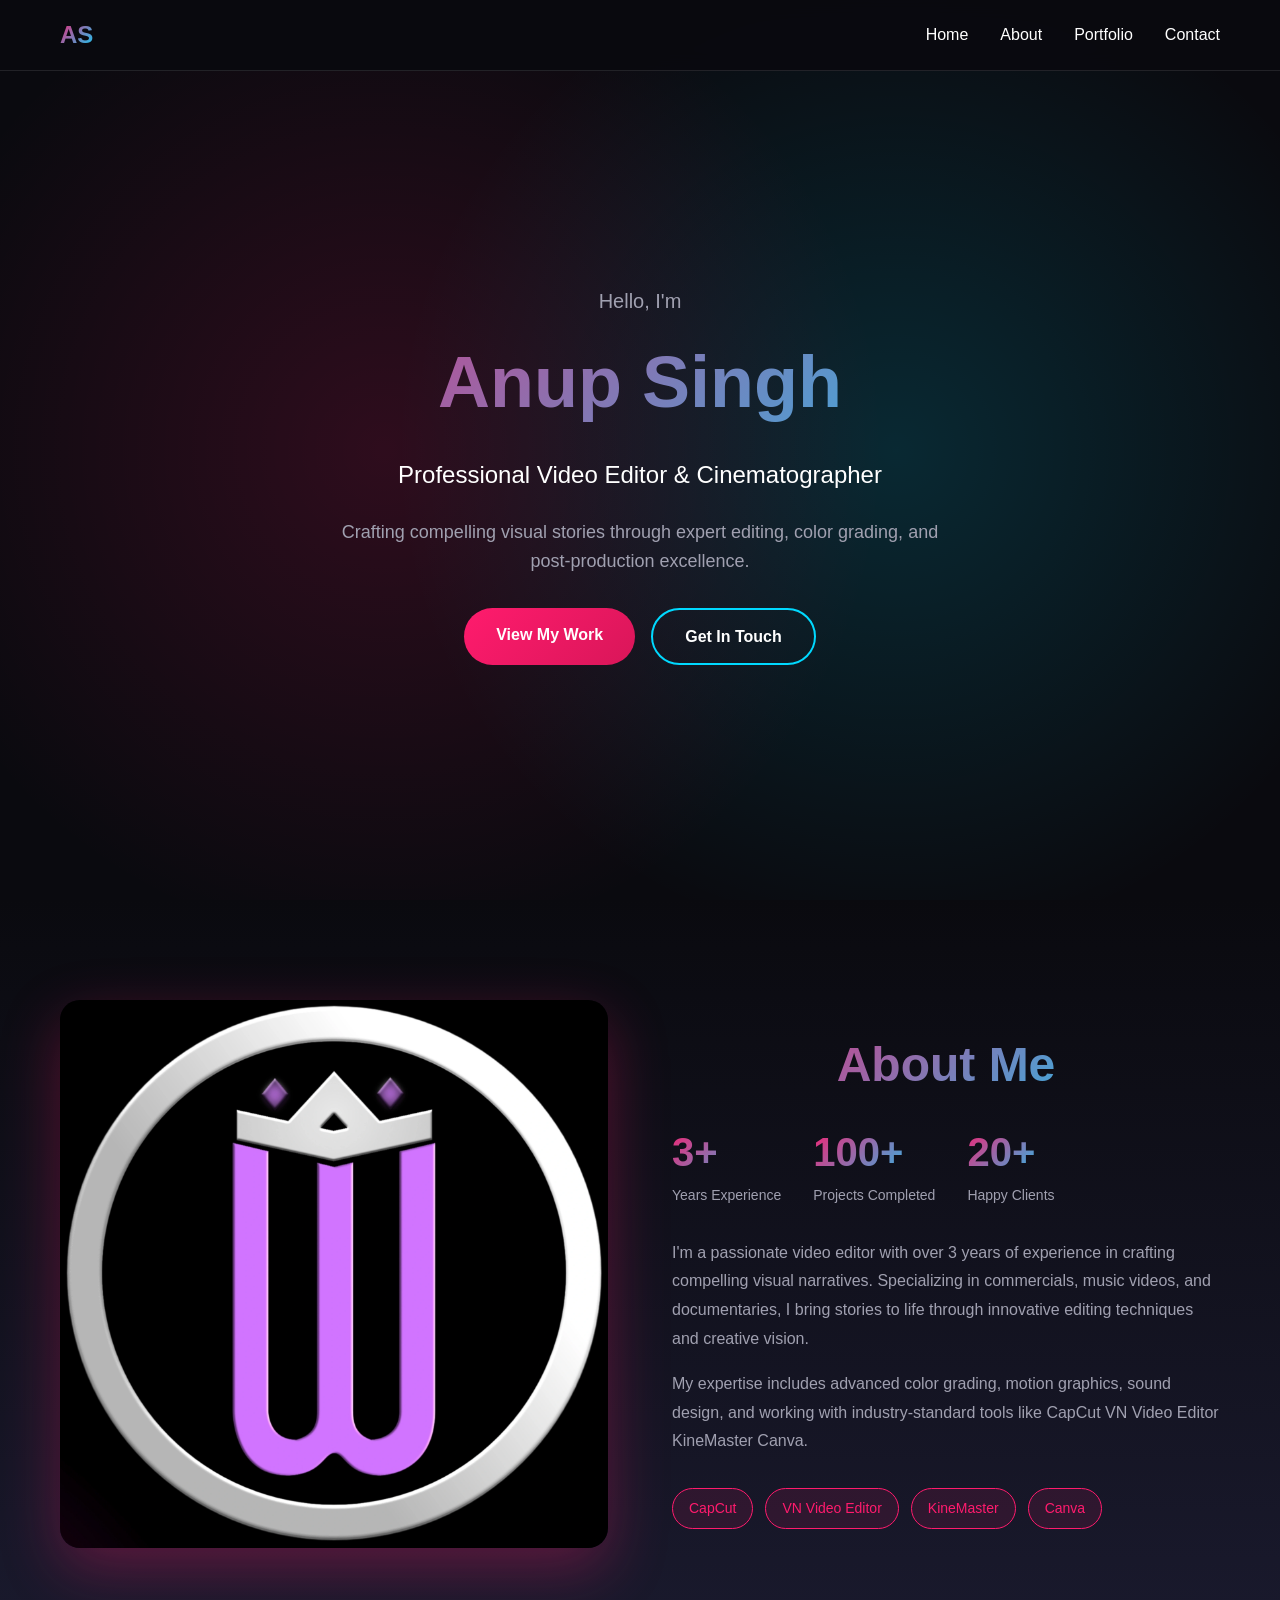
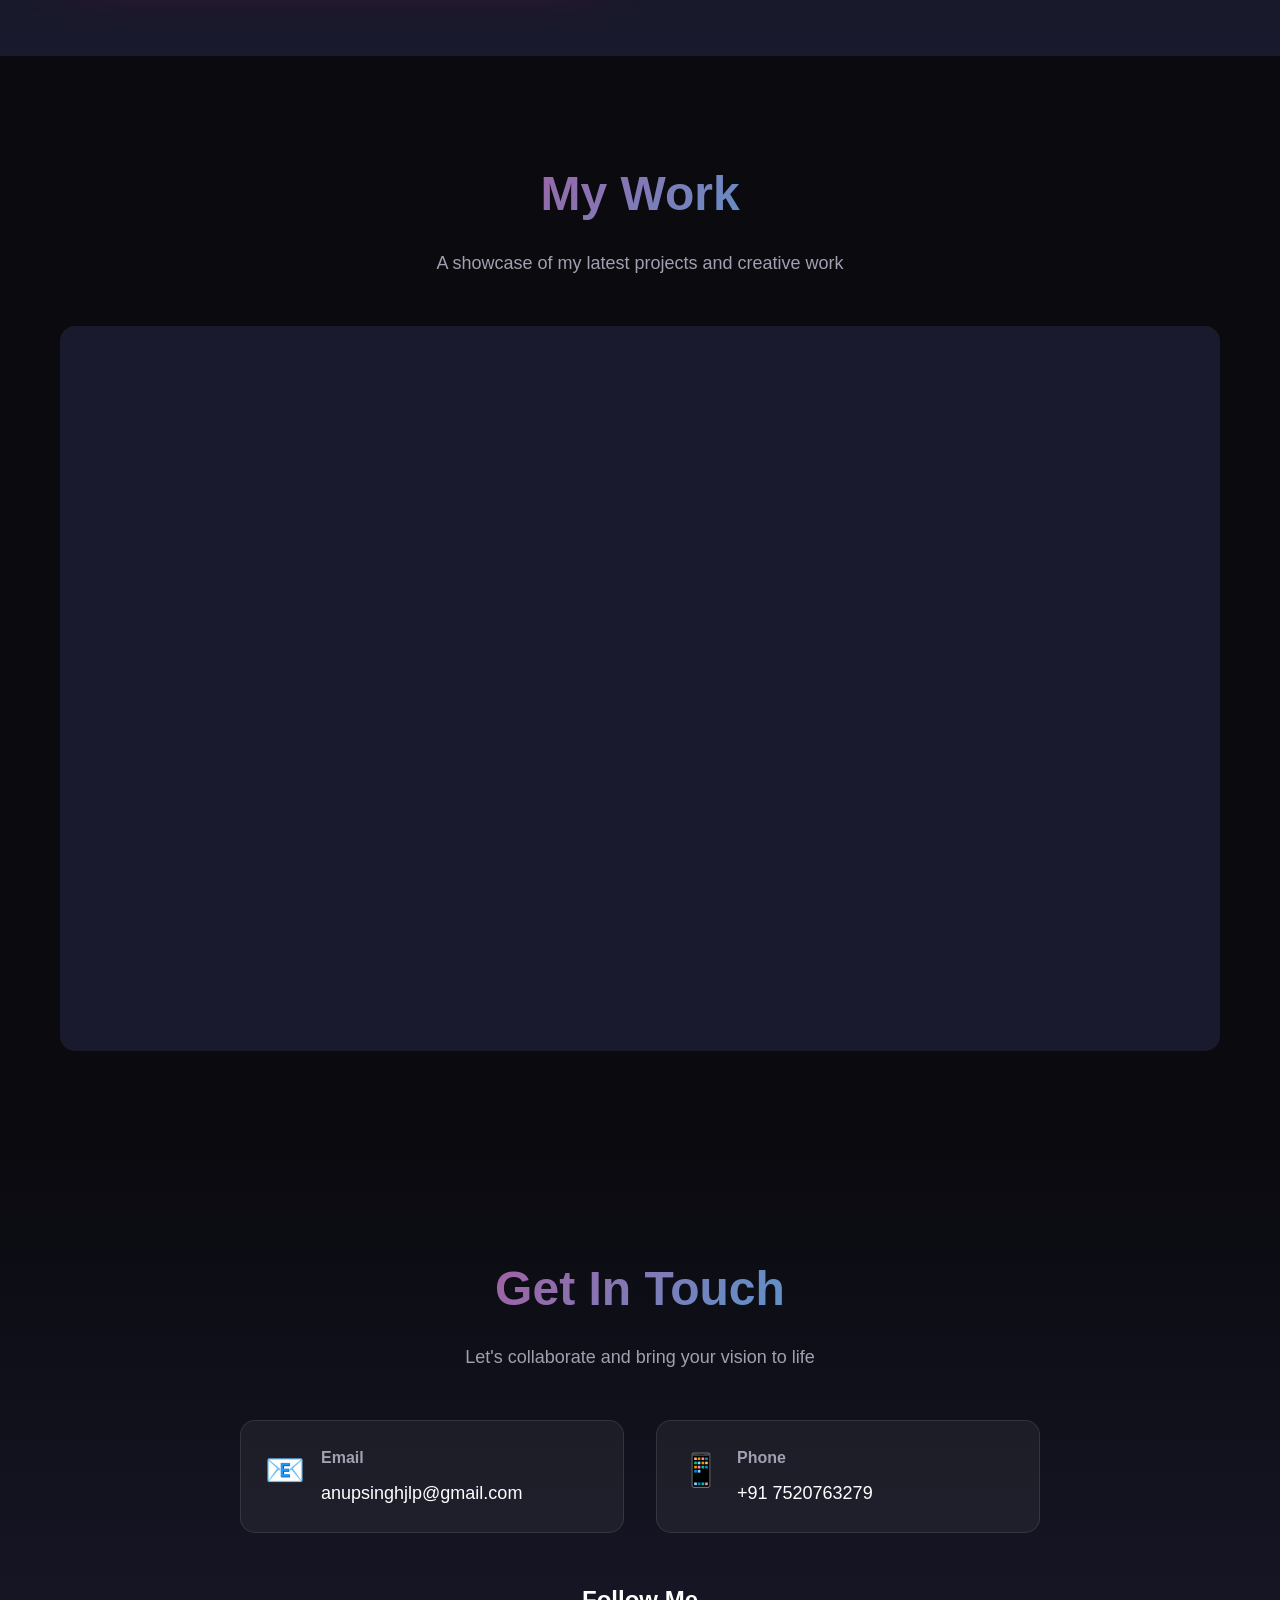
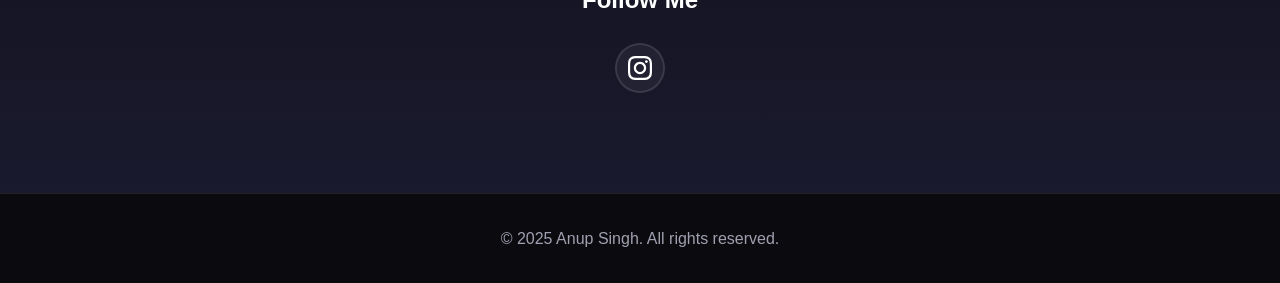
<file: index.html>
<!DOCTYPE html>
<html lang="en">
<head>
    <meta charset="UTF-8">
    <meta name="viewport" content="width=device-width, initial-scale=1.0">
    <title>Anup- Portfolio</title>
    <link rel="stylesheet" href="styles.css">
</head>
<body>
    <!-- Navigation -->
    <nav class="navbar">
        <div class="nav-container">
            <div class="logo">AS</div>
            <ul class="nav-links">
                <li><a href="#home">Home</a></li>
                <li><a href="#about">About</a></li>
                <li><a href="#portfolio">Portfolio</a></li>
                <li><a href="#contact">Contact</a></li>
            </ul>
            <button class="menu-toggle" id="menuToggle">
                <span></span>
                <span></span>
                <span></span>
            </button>
        </div>
    </nav>

    <!-- Hero Section -->
    <section id="home" class="hero">
        <div class="hero-content">
            <div class="hero-text">
                <p class="hero-greeting">Hello, I'm</p>
                <h1 class="hero-name">Anup Singh</h1>
                <p class="hero-title">Professional Video Editor & Cinematographer</p>
                <p class="hero-description">
                    Crafting compelling visual stories through expert editing, color grading, and post-production excellence.
                </p>
                <div class="hero-buttons">
                    <a href="#portfolio" class="btn btn-primary">View My Work</a>
                    <a href="#contact" class="btn btn-secondary">Get In Touch</a>
                </div>
            </div>
        </div>
        <div class="hero-bg"></div>
    </section>

    <!-- About Section -->
    <section id="about" class="about">
        <div class="container">
            <div class="about-grid">
                <div class="about-image">
                    <img src="IMG_20251003_223935_043.webp" alt="Anup Singh">
                </div>
                <div class="about-content">
                    <h2 class="section-title">About Me</h2>
                    <div class="about-stats">
                        <div class="stat">
                            <span class="stat-number">3+</span>
                            <span class="stat-label">Years Experience</span>
                        </div>
                        <div class="stat">
                            <span class="stat-number">100+</span>
                            <span class="stat-label">Projects Completed</span>
                        </div>
                        <div class="stat">
                            <span class="stat-number">20+</span>
                            <span class="stat-label">Happy Clients</span>
                        </div>
                    </div>
                    <p class="about-text">
                        I'm a passionate video editor with over 3 years of experience in crafting compelling visual narratives. 
                        Specializing in commercials, music videos, and documentaries, I bring stories to life through innovative 
                        editing techniques and creative vision.
                    </p>
                    <p class="about-text">
                        My expertise includes advanced color grading, motion graphics, sound design, and working with industry-standard 
                        tools like CapCut  VN Video Editor KineMaster Canva.
                    </p>
                    <div class="skills">
                        <span class="skill">CapCut</span>
                        <span class="skill">VN Video Editor</span>
                        <span class="skill">KineMaster</span>
                        <span class="skill">Canva</span>
                        
                    </div>
                </div>
            </div>
        </div>
    </section>

    <!-- Portfolio Section -->
    <section id="portfolio" class="portfolio">
        <div class="container">
            <h2 class="section-title">My Work</h2>
            <p class="section-subtitle">A showcase of my latest projects and creative work</p>
            
            <div class="portfolio-grid">
                <div class="portfolio-item">
                    <div class="portfolio-image">
                        <!--<img src="/placeholder.svg?height=400&width=600" alt="Tech Commercial">
                        <div class="portfolio-overlay">
                            <button class="play-btn">▶</button>
                            <div class="portfolio-info">
                                <h3>Tech Brand Commercial</h3>
                                <p>Commercial • 2024</p>
                            </div>
                        </div>
                    </div>
                </div>

                <div class="portfolio-item">
                    <div class="portfolio-image">
                        <img src="/placeholder.svg?height=400&width=600" alt="Music Video">
                        <div class="portfolio-overlay">
                            <button class="play-btn">▶</button>
                            <div class="portfolio-info">
                                <h3>Urban Vibes Music Video</h3>
                                <p>Music Video • 2024</p>
                            </div>
                        </div>
                    </div>
                </div>

                <div class="portfolio-item">
                    <div class="portfolio-image">
                        <img src="/placeholder.svg?height=400&width=600" alt="Documentary">
                        <div class="portfolio-overlay">
                            <button class="play-btn">▶</button>
                            <div class="portfolio-info">
                                <h3>Life Stories Documentary</h3>
                                <p>Documentary • 2023</p>
                            </div>
                        </div>
                    </div>
                </div>

                <div class="portfolio-item">
                    <div class="portfolio-image">
                        <img src="/placeholder.svg?height=400&width=600" alt="Fashion Promo">
                        <div class="portfolio-overlay">
                            <button class="play-btn">▶</button>
                            <div class="portfolio-info">
                                <h3>Fashion Brand Promo</h3>
                                <p>Promotional • 2023</p>
                            </div>
                        </div>
                    </div>
                </div>

                <div class="portfolio-item">
                    <div class="portfolio-image">
                        <img src="/placeholder.svg?height=400&width=600" alt="Corporate Event">
                        <div class="portfolio-overlay">
                            <button class="play-btn">▶</button>
                            <div class="portfolio-info">
                                <h3>Corporate Event Highlights</h3>
                                <p>Event Coverage • 2024</p>
                            </div>
                        </div>
                    </div>
                </div>

                <div class="portfolio-item">
                    <div class="portfolio-image">
                        <img src="/placeholder.svg?height=400&width=600" alt="Short Film">
                        <div class="portfolio-overlay">
                            <button class="play-btn">▶</button>
                            <div class="portfolio-info">
                                <h3>Artistic Short Film</h3>
                                <p>Short Film • 2023</p>
                            </div>
                        </div>
                    </div>
                </div>-->
            </div>
        </div>
    </section>

    <!-- Contact Section -->
    <section id="contact" class="contact">
        <div class="container">
            <h2 class="section-title">Get In Touch</h2>
            <p class="section-subtitle">Let's collaborate and bring your vision to life</p>
            
            <div class="contact-content">
                <div class="contact-info">
                    <div class="contact-item">
                        <div class="contact-icon">📧</div>
                        <div>
                            <h3>Email</h3>
                            <a href="mailto:anupsinghjlp@gmail.com">anupsinghjlp@gmail.com</a>
                        </div>
                    </div>
                    <div class="contact-item">
                        <div class="contact-icon">📱</div>
                        <div>
                            <h3>Phone</h3>
                            <a href="tel:+91 7520763279">+91 7520763279</a>
                        </div>
                    </div>
                </div>

                <div class="social-links">
                    <h3>Follow Me</h3>
                    <div class="social-icons">
                        <a href="https://www.instagram.com/wellart_ak?igsh=Y3Q1NGcwN2w0MTgy" target="_blank" class="social-icon instagram" aria-label="Instagram">
                            <svg viewBox="0 0 24 24" fill="currentColor">
                                <path d="M12 2.163c3.204 0 3.584.012 4.85.07 3.252.148 4.771 1.691 4.919 4.919.058 1.265.069 1.645.069 4.849 0 3.205-.012 3.584-.069 4.849-.149 3.225-1.664 4.771-4.919 4.919-1.266.058-1.644.07-4.85.07-3.204 0-3.584-.012-4.849-.07-3.26-.149-4.771-1.699-4.919-4.92-.058-1.265-.07-1.644-.07-4.849 0-3.204.013-3.583.07-4.849.149-3.227 1.664-4.771 4.919-4.919 1.266-.057 1.645-.069 4.849-.069zm0-2.163c-3.259 0-3.667.014-4.947.072-4.358.2-6.78 2.618-6.98 6.98-.059 1.281-.073 1.689-.073 4.948 0 3.259.014 3.668.072 4.948.2 4.358 2.618 6.78 6.98 6.98 1.281.058 1.689.072 4.948.072 3.259 0 3.668-.014 4.948-.072 4.354-.2 6.782-2.618 6.979-6.98.059-1.28.073-1.689.073-4.948 0-3.259-.014-3.667-.072-4.947-.196-4.354-2.617-6.78-6.979-6.98-1.281-.059-1.69-.073-4.949-.073zm0 5.838c-3.403 0-6.162 2.759-6.162 6.162s2.759 6.163 6.162 6.163 6.162-2.759 6.162-6.163c0-3.403-2.759-6.162-6.162-6.162zm0 10.162c-2.209 0-4-1.79-4-4 0-2.209 1.791-4 4-4s4 1.791 4 4c0 2.21-1.791 4-4 4zm6.406-11.845c-.796 0-1.441.645-1.441 1.44s.645 1.44 1.441 1.44c.795 0 1.439-.645 1.439-1.44s-.644-1.44-1.439-1.44z"/>
                            </svg>
                        </a>
                        <!--<a href="https://youtube.com" target="_blank" class="social-icon youtube" aria-label="YouTube">
                            <svg viewBox="0 0 24 24" fill="currentColor">
                                <path d="M23.498 6.186a3.016 3.016 0 0 0-2.122-2.136C19.505 3.545 12 3.545 12 3.545s-7.505 0-9.377.505A3.017 3.017 0 0 0 .502 6.186C0 8.07 0 12 0 12s0 3.93.502 5.814a3.016 3.016 0 0 0 2.122 2.136c1.871.505 9.376.505 9.376.505s7.505 0 9.377-.505a3.015 3.015 0 0 0 2.122-2.136C24 15.93 24 12 24 12s0-3.93-.502-5.814zM9.545 15.568V8.432L15.818 12l-6.273 3.568z"/>
                            </svg>
                        </a>
                        <a href="https://linkedin.com" target="_blank" class="social-icon linkedin" aria-label="LinkedIn">
                            <svg viewBox="0 0 24 24" fill="currentColor">
                                <path d="M20.447 20.452h-3.554v-5.569c0-1.328-.027-3.037-1.852-3.037-1.853 0-2.136 1.445-2.136 2.939v5.667H9.351V9h3.414v1.561h.046c.477-.9 1.637-1.85 3.37-1.85 3.601 0 4.267 2.37 4.267 5.455v6.286zM5.337 7.433c-1.144 0-2.063-.926-2.063-2.065 0-1.138.92-2.063 2.063-2.063 1.14 0 2.064.925 2.064 2.063 0 1.139-.925 2.065-2.064 2.065zm1.782 13.019H3.555V9h3.564v11.452zM22.225 0H1.771C.792 0 0 .774 0 1.729v20.542C0 23.227.792 24 1.771 24h20.451C23.2 24 24 23.227 24 22.271V1.729C24 .774 23.2 0 22.222 0h.003z"/>
                            </svg>
                        </a>
                        <a href="https://twitter.com" target="_blank" class="social-icon twitter" aria-label="Twitter">
                            <svg viewBox="0 0 24 24" fill="currentColor">
                                <path d="M18.244 2.25h3.308l-7.227 8.26 8.502 11.24H16.17l-5.214-6.817L4.99 21.75H1.68l7.73-8.835L1.254 2.25H8.08l4.713 6.231zm-1.161 17.52h1.833L7.084 4.126H5.117z"/>
                            </svg>
                        </a>
                        <a href="https://facebook.com" target="_blank" class="social-icon facebook" aria-label="Facebook">
                            <svg viewBox="0 0 24 24" fill="currentColor">
                                <path d="M24 12.073c0-6.627-5.373-12-12-12s-12 5.373-12 12c0 5.99 4.388 10.954 10.125 11.854v-8.385H7.078v-3.47h3.047V9.43c0-3.007 1.792-4.669 4.533-4.669 1.312 0 2.686.235 2.686.235v2.953H15.83c-1.491 0-1.956.925-1.956 1.874v2.25h3.328l-.532 3.47h-2.796v8.385C19.612 23.027 24 18.062 24 12.073z"/>
                            </svg>
                        </a>
                        <a href="https://vimeo.com" target="_blank" class="social-icon vimeo" aria-label="Vimeo">
                            <svg viewBox="0 0 24 24" fill="currentColor">
                                <path d="M23.977 6.416c-.105 2.338-1.739 5.543-4.894 9.609-3.268 4.247-6.026 6.37-8.29 6.37-1.409 0-2.578-1.294-3.553-3.881L5.322 11.4C4.603 8.816 3.834 7.522 3.01 7.522c-.179 0-.806.378-1.881 1.132L0 7.197c1.185-1.044 2.351-2.084 3.501-3.128C5.08 2.701 6.266 1.984 7.055 1.91c1.867-.18 3.016 1.1 3.447 3.838.465 2.953.789 4.789.971 5.507.539 2.45 1.131 3.674 1.776 3.674.502 0 1.256-.796 2.265-2.385 1.004-1.589 1.54-2.797 1.612-3.628.144-1.371-.395-2.061-1.614-2.061-.574 0-1.167.121-1.777.391 1.186-3.868 3.434-5.757 6.762-5.637 2.473.06 3.628 1.664 3.493 4.797l-.013.01z"/>
                            </svg>
                        </a>-->
                    </div>
                </div>
            </div>
        </div>
    </section>

    <!-- Footer -->
    <footer class="footer">
        <div class="container">
            <p>&copy; 2025 Anup Singh. All rights reserved.</p>
        </div>
    </footer>

    <script src="script.js"></script>
</body>
</html>
</file>
<file: styles.css>
* {
    margin: 0;
    padding: 0;
    box-sizing: border-box;
}

:root {
    --color-primary: #ff1b6d;
    --color-secondary: #00d9ff;
    --color-accent: #ffd60a;
    --color-background: #0a0a0f;
    --color-surface: #1a1a2e;
    --color-text: #ffffff;
    --color-text-muted: #a0a0b0;
}

body {
    font-family: -apple-system, BlinkMacSystemFont, 'Segoe UI', Roboto, 'Helvetica Neue', Arial, sans-serif;
    background-color: var(--color-background);
    color: var(--color-text);
    line-height: 1.6;
    overflow-x: hidden;
}

.container {
    max-width: 1200px;
    margin: 0 auto;
    padding: 0 20px;
}

/* Navigation */
.navbar {
    position: fixed;
    top: 0;
    left: 0;
    right: 0;
    background: rgba(10, 10, 15, 0.95);
    backdrop-filter: blur(10px);
    z-index: 1000;
    border-bottom: 1px solid rgba(255, 255, 255, 0.1);
}

.nav-container {
    max-width: 1200px;
    margin: 0 auto;
    padding: 1rem 20px;
    display: flex;
    justify-content: space-between;
    align-items: center;
}

.logo {
    font-size: 1.5rem;
    font-weight: bold;
    background: linear-gradient(135deg, var(--color-primary), var(--color-secondary));
    -webkit-background-clip: text;
    -webkit-text-fill-color: transparent;
    background-clip: text;
}

.nav-links {
    display: flex;
    gap: 2rem;
    list-style: none;
}

.nav-links a {
    color: var(--color-text);
    text-decoration: none;
    transition: color 0.3s;
}

.nav-links a:hover {
    color: var(--color-primary);
}

.menu-toggle {
    display: none;
    flex-direction: column;
    gap: 4px;
    background: none;
    border: none;
    cursor: pointer;
}

.menu-toggle span {
    width: 25px;
    height: 3px;
    background: var(--color-text);
    transition: 0.3s;
}

/* Hero Section */
.hero {
    min-height: 100vh;
    display: flex;
    align-items: center;
    justify-content: center;
    position: relative;
    padding: 100px 20px 50px;
    overflow: hidden;
}

.hero-bg {
    position: absolute;
    top: 0;
    left: 0;
    right: 0;
    bottom: 0;
    background: radial-gradient(circle at 30% 50%, rgba(255, 27, 109, 0.15), transparent 50%),
                radial-gradient(circle at 70% 50%, rgba(0, 217, 255, 0.15), transparent 50%);
    z-index: -1;
}

.hero-content {
    max-width: 1200px;
    width: 100%;
    text-align: center;
}

.hero-greeting {
    font-size: 1.25rem;
    color: var(--color-text-muted);
    margin-bottom: 0.5rem;
}

.hero-name {
    font-size: 4.5rem;
    font-weight: bold;
    background: linear-gradient(135deg, var(--color-primary), var(--color-secondary), var(--color-accent));
    -webkit-background-clip: text;
    -webkit-text-fill-color: transparent;
    background-clip: text;
    margin-bottom: 1rem;
    animation: gradient 3s ease infinite;
    background-size: 200% 200%;
}

@keyframes gradient {
    0% { background-position: 0% 50%; }
    50% { background-position: 100% 50%; }
    100% { background-position: 0% 50%; }
}

.hero-title {
    font-size: 1.5rem;
    color: var(--color-text);
    margin-bottom: 1.5rem;
}

.hero-description {
    font-size: 1.125rem;
    color: var(--color-text-muted);
    max-width: 600px;
    margin: 0 auto 2rem;
}

.hero-buttons {
    display: flex;
    gap: 1rem;
    justify-content: center;
    flex-wrap: wrap;
}

.btn {
    padding: 0.875rem 2rem;
    border-radius: 50px;
    text-decoration: none;
    font-weight: 600;
    transition: all 0.3s;
    display: inline-block;
}

.btn-primary {
    background: linear-gradient(135deg, var(--color-primary), #d91659);
    color: white;
}

.btn-primary:hover {
    transform: translateY(-2px);
    box-shadow: 0 10px 30px rgba(255, 27, 109, 0.4);
}

.btn-secondary {
    background: transparent;
    color: var(--color-text);
    border: 2px solid var(--color-secondary);
}

.btn-secondary:hover {
    background: var(--color-secondary);
    color: var(--color-background);
    transform: translateY(-2px);
}

/* About Section */
.about {
    padding: 100px 20px;
    background: linear-gradient(180deg, var(--color-background), var(--color-surface));
}

.section-title {
    font-size: 3rem;
    font-weight: bold;
    text-align: center;
    margin-bottom: 1rem;
    background: linear-gradient(135deg, var(--color-primary), var(--color-secondary));
    -webkit-background-clip: text;
    -webkit-text-fill-color: transparent;
    background-clip: text;
}

.section-subtitle {
    text-align: center;
    color: var(--color-text-muted);
    margin-bottom: 3rem;
    font-size: 1.125rem;
}

.about-grid {
    display: flex;
    gap: 4rem;
    align-items: center;
}

.about-image {
    flex: 1;
    min-width: 300px;
}

.about-image img {
    width: 100%;
    height: auto;
    border-radius: 20px;
    box-shadow: 0 20px 60px rgba(255, 27, 109, 0.3);
}

.about-content {
    flex: 1;
}

.about-stats {
    display: flex;
    gap: 2rem;
    margin-bottom: 2rem;
    flex-wrap: wrap;
}

.stat {
    display: flex;
    flex-direction: column;
}

.stat-number {
    font-size: 2.5rem;
    font-weight: bold;
    background: linear-gradient(135deg, var(--color-primary), var(--color-secondary));
    -webkit-background-clip: text;
    -webkit-text-fill-color: transparent;
    background-clip: text;
}

.stat-label {
    color: var(--color-text-muted);
    font-size: 0.875rem;
}

.about-text {
    margin-bottom: 1rem;
    color: var(--color-text-muted);
    line-height: 1.8;
}

.skills {
    display: flex;
    gap: 0.75rem;
    flex-wrap: wrap;
    margin-top: 2rem;
}

.skill {
    padding: 0.5rem 1rem;
    background: rgba(255, 27, 109, 0.1);
    border: 1px solid var(--color-primary);
    border-radius: 50px;
    color: var(--color-primary);
    font-size: 0.875rem;
}

/* Portfolio Section */
.portfolio {
    padding: 100px 20px;
    background: var(--color-background);
}

.portfolio-grid {
    display: grid;
    grid-template-columns: repeat(auto-fit, minmax(350px, 1fr));
    gap: 2rem;
}

.portfolio-item {
    border-radius: 15px;
    overflow: hidden;
    background: var(--color-surface);
    transition: transform 0.3s;
}

.portfolio-item:hover {
    transform: translateY(-10px);
}

.portfolio-image {
    position: relative;
    overflow: hidden;
    aspect-ratio: 16/10;
}

.portfolio-image img {
    width: 100%;
    height: 100%;
    object-fit: cover;
    transition: transform 0.3s;
}

.portfolio-item:hover .portfolio-image img {
    transform: scale(1.1);
}

.portfolio-overlay {
    position: absolute;
    top: 0;
    left: 0;
    right: 0;
    bottom: 0;
    background: linear-gradient(to top, rgba(0, 0, 0, 0.9), transparent);
    display: flex;
    flex-direction: column;
    justify-content: center;
    align-items: center;
    opacity: 0;
    transition: opacity 0.3s;
}

.portfolio-item:hover .portfolio-overlay {
    opacity: 1;
}

.play-btn {
    width: 70px;
    height: 70px;
    border-radius: 50%;
    background: var(--color-primary);
    color: white;
    border: none;
    font-size: 1.5rem;
    cursor: pointer;
    transition: all 0.3s;
    margin-bottom: 1rem;
}

.play-btn:hover {
    transform: scale(1.1);
    background: var(--color-secondary);
}

.portfolio-info {
    text-align: center;
    padding: 1rem;
}

.portfolio-info h3 {
    font-size: 1.25rem;
    margin-bottom: 0.5rem;
}

.portfolio-info p {
    color: var(--color-text-muted);
    font-size: 0.875rem;
}

/* Contact Section */
.contact {
    padding: 100px 20px;
    background: linear-gradient(180deg, var(--color-background), var(--color-surface));
}

.contact-content {
    max-width: 800px;
    margin: 0 auto;
    display: flex;
    flex-direction: column;
    gap: 3rem;
}

.contact-info {
    display: flex;
    gap: 2rem;
    flex-wrap: wrap;
}

.contact-item {
    flex: 1;
    min-width: 250px;
    display: flex;
    gap: 1rem;
    align-items: flex-start;
    padding: 1.5rem;
    background: rgba(255, 255, 255, 0.05);
    border-radius: 15px;
    border: 1px solid rgba(255, 255, 255, 0.1);
}

.contact-icon {
    font-size: 2rem;
}

.contact-item h3 {
    font-size: 1rem;
    margin-bottom: 0.5rem;
    color: var(--color-text-muted);
}

.contact-item a {
    color: var(--color-text);
    text-decoration: none;
    font-size: 1.125rem;
}

.contact-item a:hover {
    color: var(--color-primary);
}

.social-links {
    text-align: center;
}

.social-links h3 {
    font-size: 1.5rem;
    margin-bottom: 1.5rem;
}

.social-icons {
    display: flex;
    gap: 1rem;
    justify-content: center;
    flex-wrap: wrap;
}

.social-icon {
    width: 50px;
    height: 50px;
    display: flex;
    align-items: center;
    justify-content: center;
    border-radius: 50%;
    background: rgba(255, 255, 255, 0.05);
    border: 2px solid rgba(255, 255, 255, 0.1);
    color: var(--color-text);
    transition: all 0.3s;
    text-decoration: none;
}

.social-icon svg {
    width: 24px;
    height: 24px;
}

.social-icon:hover {
    transform: translateY(-5px);
}

.instagram:hover {
    background: linear-gradient(135deg, #f09433, #e6683c, #dc2743, #cc2366, #bc1888);
    border-color: #e6683c;
}

.youtube:hover {
    background: #ff0000;
    border-color: #ff0000;
}

.linkedin:hover {
    background: #0077b5;
    border-color: #0077b5;
}

.twitter:hover {
    background: #000000;
    border-color: #000000;
}

.facebook:hover {
    background: #1877f2;
    border-color: #1877f2;
}

.vimeo:hover {
    background: #1ab7ea;
    border-color: #1ab7ea;
}

/* Footer */
.footer {
    padding: 2rem 20px;
    text-align: center;
    background: var(--color-background);
    border-top: 1px solid rgba(255, 255, 255, 0.1);
    color: var(--color-text-muted);
}

/* Responsive Design */
@media (max-width: 768px) {
    .menu-toggle {
        display: flex;
    }

    .nav-links {
        position: absolute;
        top: 100%;
        left: 0;
        right: 0;
        flex-direction: column;
        background: var(--color-surface);
        padding: 1rem;
        gap: 1rem;
        display: none;
    }

    .nav-links.active {
        display: flex;
    }

    .hero-name {
        font-size: 2.5rem;
    }

    .hero-title {
        font-size: 1.125rem;
    }

    .about-grid {
        flex-direction: column;
    }

    .section-title {
        font-size: 2rem;
    }

    .portfolio-grid {
        grid-template-columns: 1fr;
    }

    .contact-info {
        flex-direction: column;
    }
}

@media (max-width: 480px) {
    .hero-name {
        font-size: 2rem;
    }

    .about-stats {
        gap: 1rem;
    }

    .stat-number {
        font-size: 2rem;
    }
}
</file>
